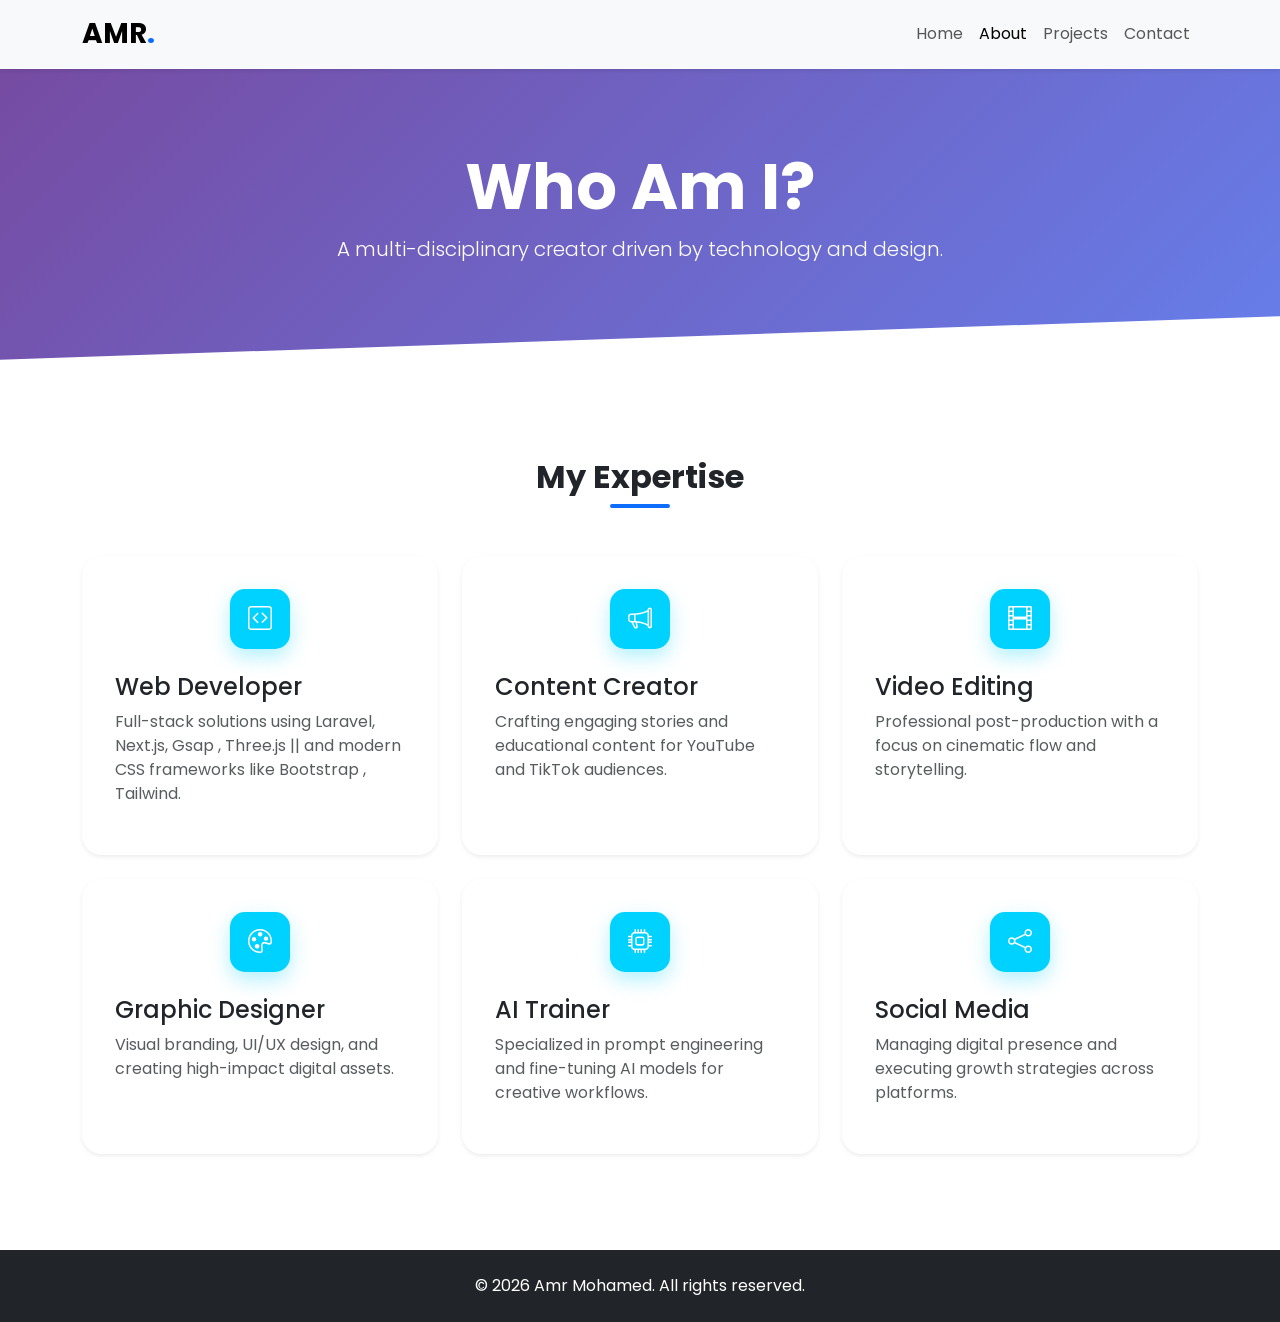
<file: about.html>
<!DOCTYPE html>
<html lang="en" data-bs-theme="light">
<head>
    <meta charset="UTF-8">
    <meta name="viewport" content="width=device-width, initial-scale=1.0">
    <title>About Me | Amr Mohamed</title>
   <link href="https://cdn.jsdelivr.net/npm/bootstrap@5.3.2/dist/css/bootstrap.min.css" rel="stylesheet">
    <link href="https://fonts.googleapis.com/css2?family=Poppins:wght@300;400;600;700&display=swap" rel="stylesheet">
    <link rel="stylesheet" href="https://cdn.jsdelivr.net/npm/bootstrap-icons@1.11.1/font/bootstrap-icons.css">
    <link rel="stylesheet" href="style.css">
    
    <style>
        body { font-family: 'Poppins', sans-serif; transition: 0.4s; }
        .about-header {
            background: linear-gradient(135deg, #764ba2 0%, #667eea 100%);
            color: white;
            padding: 80px 0;
            clip-path: polygon(0 0, 100% 0, 100% 85%, 0% 100%);
        }
        .skill-card {
            background: rgba(255, 255, 255, 0.05);
            backdrop-filter: blur(10px);
            border: 1px solid rgba(255, 255, 255, 0.1);
            border-radius: 20px;
            transition: all 0.3s ease;
            padding: 2rem;
            height: 100%;
        }
        .skill-card:hover {
            transform: translateY(-10px);
            background: rgba(0, 210, 255, 0.1);
            border-color: #00d2ff;
        }
        .icon-box {
            width: 60px;
            height: 60px;
            background: #00d2ff;
            color: white;
            display: flex;
            align-items: center;
            justify-content: center;
            border-radius: 15px;
            margin-bottom: 1.5rem;
            font-size: 1.5rem;
        }
        [data-bs-theme="dark"] .skill-card { background: rgba(255, 255, 255, 0.03); }
    </style> 
</head>
<body>

    <nav class="navbar navbar-expand-lg sticky-top bg-body-tertiary shadow-sm">
        <div class="container">
            <a class="navbar-brand fw-bold fs-3" href="index.html">AMR<span class="text-primary">.</span></a>
            <div class="collapse navbar-collapse" id="navbarNav">
                <ul class="navbar-nav ms-auto">
                    <li class="nav-item"><a class="nav-link" href="index.html">Home</a></li>
                    <li class="nav-item"><a class="nav-link active" href="about.html">About</a></li>
                    <li class="nav-item"><a class="nav-link" href="projects.html">Projects</a></li>
                    <li class="nav-item"><a class="nav-link" href="contact.html">Contact</a></li>
                </ul>
            </div>
        </div>
    </nav>

    <header class="about-header text-center">
        <div class="container">
            <h1 class="display-3 fw-bold">Who Am I?</h1>
            <p class="lead">A multi-disciplinary creator driven by technology and design.</p>
        </div>
    </header>

    <section class="container my-5 py-5">
        <div class="text-center mb-5">
            <h2 class="fw-bold">My Expertise</h2>
            <div class="mx-auto bg-primary" style="height: 4px; width: 60px; border-radius: 2px;"></div>
        </div>

        <div class="row g-4">
            <div class="col-md-4">
                <div class="skill-card shadow-sm">
                    <div class="icon-box"><i class="bi bi-code-square"></i></div>
                    <h4>Web Developer</h4>
                    <p class="text-muted">Full-stack solutions using Laravel, Next.js, Gsap , Three.js || and modern CSS frameworks like Bootstrap , Tailwind.</p>
                </div>
            </div>

            <div class="col-md-4">
                <div class="skill-card shadow-sm">
                    <div class="icon-box"><i class="bi bi-megaphone"></i></div>
                    <h4>Content Creator</h4>
                    <p class="text-muted">Crafting engaging stories and educational content for YouTube and TikTok audiences.</p>
                </div>
            </div>

            <div class="col-md-4">
                <div class="skill-card shadow-sm">
                    <div class="icon-box"><i class="bi bi-film"></i></div>
                    <h4>Video Editing</h4>
                    <p class="text-muted">Professional post-production with a focus on cinematic flow and storytelling.</p>
                </div>
            </div>

            <div class="col-md-4">
                <div class="skill-card shadow-sm">
                    <div class="icon-box"><i class="bi bi-palette"></i></div>
                    <h4>Graphic Designer</h4>
                    <p class="text-muted">Visual branding, UI/UX design, and creating high-impact digital assets.</p>
                </div>
            </div>

            <div class="col-md-4">
                <div class="skill-card shadow-sm">
                    <div class="icon-box"><i class="bi bi-cpu"></i></div>
                    <h4>AI Trainer</h4>
                    <p class="text-muted">Specialized in prompt engineering and fine-tuning AI models for creative workflows.</p>
                </div>
            </div>

            <div class="col-md-4">
                <div class="skill-card shadow-sm">
                    <div class="icon-box"><i class="bi bi-share"></i></div>
                    <h4>Social Media</h4>
                    <p class="text-muted">Managing digital presence and executing growth strategies across platforms.</p>
                </div>
            </div>
        </div>
    </section>

    <footer class="bg-dark text-white py-4 mt-5">
        <div class="container text-center">
            <p class="mb-0">© 2026 Amr Mohamed. All rights reserved.</p>
        </div>
    </footer>

    <script>
        
        const savedTheme = localStorage.getItem('theme') || 'light';
        document.documentElement.setAttribute('data-bs-theme', savedTheme);
    </script>
    <script src="./js/bootstrap.bundle.min.js"></script>
</body>
</html>
</file>
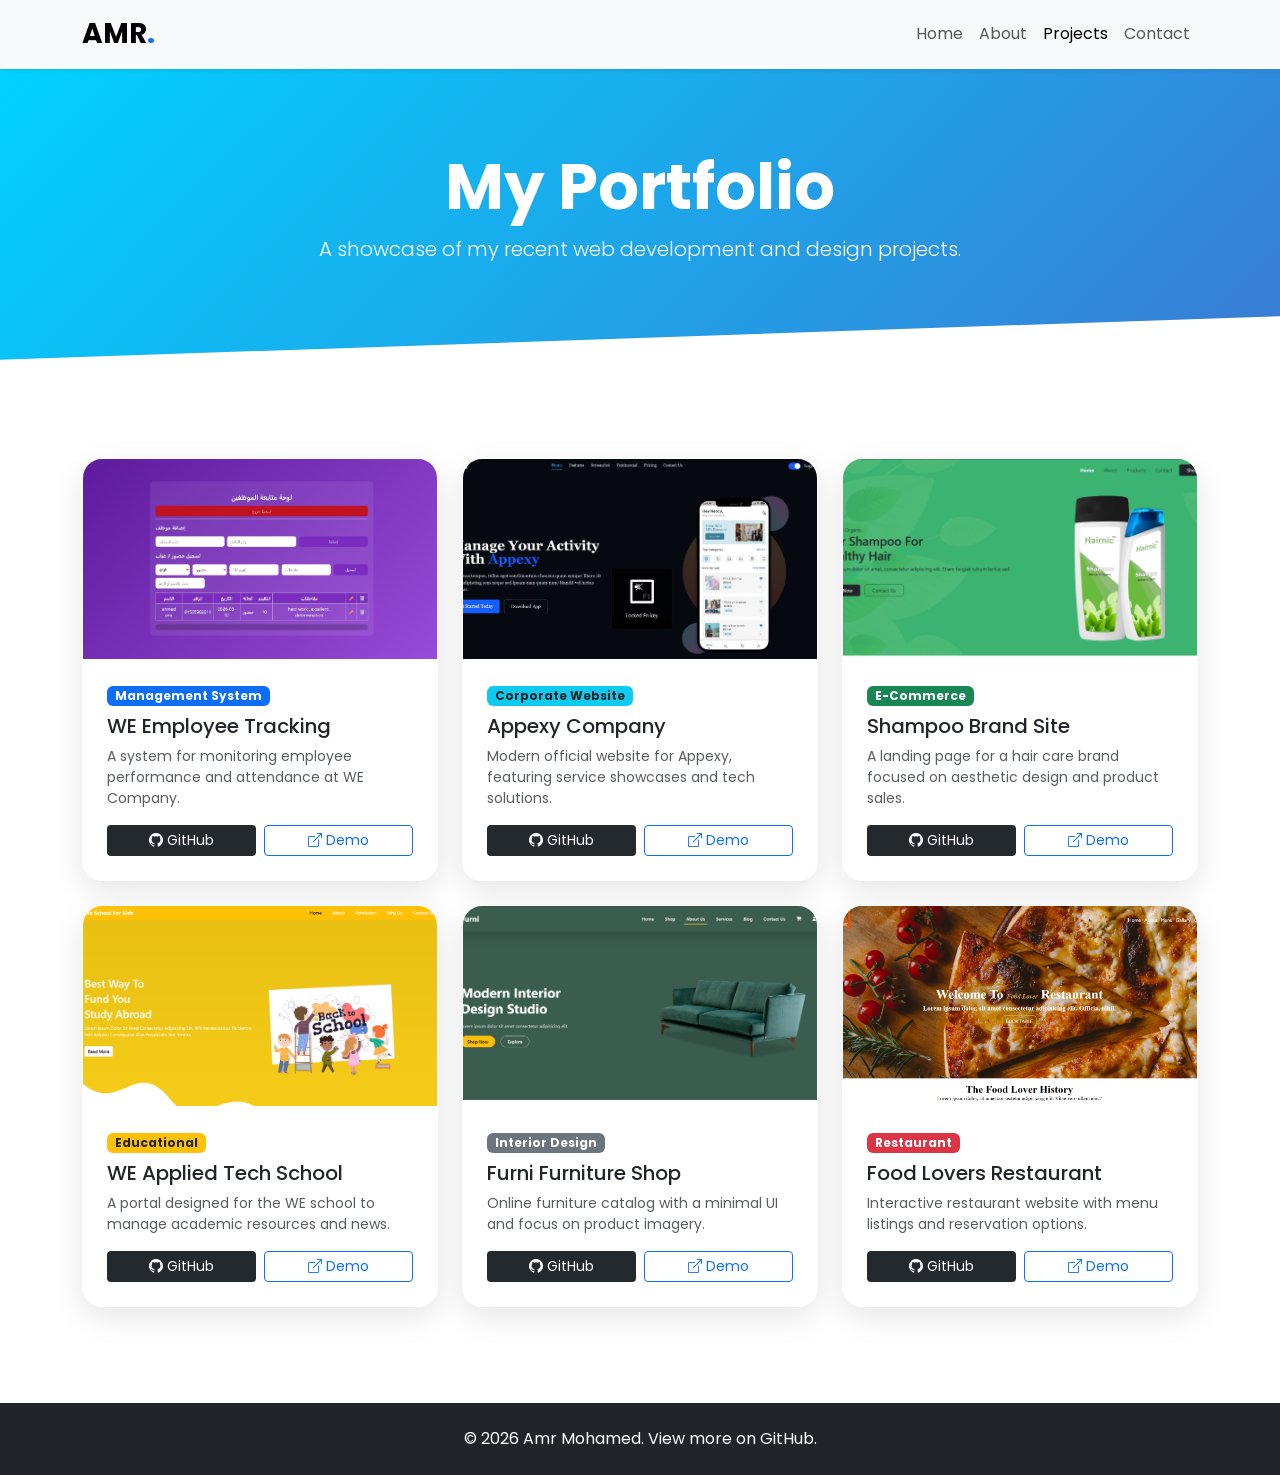
<file: projects.html>
<!DOCTYPE html>
<html lang="en" data-bs-theme="light">

<head>
    <meta charset="UTF-8">
    <meta name="viewport" content="width=device-width, initial-scale=1.0">
    <title>My Projects | Amr Mohamed</title>
    <link href="https://cdn.jsdelivr.net/npm/bootstrap@5.3.2/dist/css/bootstrap.min.css" rel="stylesheet">
    <link href="https://fonts.googleapis.com/css2?family=Poppins:wght@300;400;600;700&display=swap" rel="stylesheet">
    <link rel="stylesheet" href="https://cdn.jsdelivr.net/npm/bootstrap-icons@1.11.1/font/bootstrap-icons.css">
    <link rel="stylesheet" href="style.css">

    <style>
        body {
            font-family: 'Poppins', sans-serif;
            transition: 0.4s;
        }

        .projects-header {
            background: linear-gradient(135deg, #00d2ff 0%, #3a7bd5 100%);
            color: white;
            padding: 80px 0;
            clip-path: polygon(0 0, 100% 0, 100% 85%, 0% 100%);
        }

        .project-card {
            border: none;
            border-radius: 20px;
            overflow: hidden;
            transition: all 0.4s ease;
            background: var(--bs-body-bg);
            box-shadow: 0 10px 30px rgba(0, 0, 0, 0.1);
        }

        .project-card:hover {
            transform: translateY(-12px);
            box-shadow: 0 15px 45px rgba(0, 210, 255, 0.2);
        }

        .project-img-container {
            position: relative;
            overflow: hidden;
            height: 200px;
        }

        .project-img-container img {
            width: 100%;
            height: 100%;
            object-fit: cover;
            transition: 0.5s;
        }

        .project-card:hover img {
            transform: scale(1.1);
        }

        .btn-github {
            background-color: #24292e;
            color: white;
        }

        .btn-github:hover {
            background-color: #000;
            color: white;
        }
    </style>
</head>

<body>

    <nav class="navbar navbar-expand-lg sticky-top bg-body-tertiary shadow-sm">
        <div class="container">
            <a class="navbar-brand fw-bold fs-3" href="index.html">AMR<span class="text-primary">.</span></a>
            <div class="collapse navbar-collapse" id="navbarNav">
                <ul class="navbar-nav ms-auto">
                    <li class="nav-item"><a class="nav-link" href="index.html">Home</a></li>
                    <li class="nav-item"><a class="nav-link" href="about.html">About</a></li>
                    <li class="nav-item"><a class="nav-link active" href="projects.html">Projects</a></li>
                    <li class="nav-item"><a class="nav-link" href="contact.html">Contact</a></li>
                </ul>
            </div>
        </div>
    </nav>

    <header class="projects-header text-center">
        <div class="container">
            <h1 class="display-3 fw-bold">My Portfolio</h1>
            <p class="lead">A showcase of my recent web development and design projects.</p>
        </div>
    </header>

    <section class="container my-5 py-5">
        <div class="row g-4">

            <div class="col-md-4">
                <div class="project-card h-100">
                    <div class="project-img-container">
                        <img src="./images/WE.png" alt="WE Tracking">
                    </div>
                    <div class="card-body p-4">
                        <span class="badge bg-primary mb-2">Management System</span>
                        <h5>WE Employee Tracking</h5>
                        <p class="text-muted small">A system for monitoring employee performance and attendance at WE
                            Company.</p>
                        <div class="d-flex gap-2 mt-3">
                            <a href="https://github.com/magico-777/WE" target="_blank" class="btn btn-github btn-sm w-100"><i class="bi bi-github"></i> GitHub</a>
                            <a href="https://magico-777.github.io/WE/" target="_blank" class="btn btn-outline-primary btn-sm w-100"><i
                                    class="bi bi-box-arrow-up-right"></i> Demo</a>
                        </div>
                    </div>
                </div>
            </div>

            <div class="col-md-4">
                <div class="project-card h-100">
                    <div class="project-img-container">
                        <img src="./images/appexy.png" alt="Appexy">
                    </div>
                    <div class="card-body p-4">
                        <span class="badge bg-info text-dark mb-2">Corporate Website</span>
                        <h5>Appexy Company</h5>
                        <p class="text-muted small">Modern official website for Appexy, featuring service showcases and
                            tech solutions.</p>
                        <div class="d-flex gap-2 mt-3">
                            <a href="https://github.com/magico-777/Appexy-" class="btn btn-github btn-sm w-100"><i class="bi bi-github"></i> GitHub</a>
                            <a href="https://magico-777.github.io/Appexy-/" class="btn btn-outline-primary btn-sm w-100"><i
                                    class="bi bi-box-arrow-up-right"></i> Demo</a>
                        </div>
                    </div>
                </div>
            </div>

            <div class="col-md-4">
                <div class="project-card h-100">
                    <div class="project-img-container">
                        <img src="./images/shampoo.png" alt="Shampoo Brand">
                    </div>
                    <div class="card-body p-4">
                        <span class="badge bg-success mb-2">E-Commerce</span>
                        <h5>Shampoo Brand Site</h5>
                        <p class="text-muted small">A landing page for a hair care brand focused on aesthetic design and
                            product sales.</p>
                        <div class="d-flex gap-2 mt-3">
                            <a href="https://github.com/magico-777/Hairnic-Shampoo" class="btn btn-github btn-sm w-100"><i class="bi bi-github"></i> GitHub</a>
                            <a href="https://magico-777.github.io/Hairnic-Shampoo/" class="btn btn-outline-primary btn-sm w-100"><i
                                    class="bi bi-box-arrow-up-right"></i> Demo</a>
                        </div>
                    </div>
                </div>
            </div>

            <div class="col-md-4">
                <div class="project-card h-100">
                    <div class="project-img-container">
                        <img src="./images/school.png" alt="WE School">
                    </div>
                    <div class="card-body p-4">
                        <span class="badge bg-warning text-dark mb-2">Educational</span>
                        <h5>WE Applied Tech School</h5>
                        <p class="text-muted small">A portal designed for the WE school to manage academic resources and
                            news.</p>
                        <div class="d-flex gap-2 mt-3">
                            <a href="https://github.com/magico-777/WE-School-" class="btn btn-github btn-sm w-100"><i class="bi bi-github"></i> GitHub</a>
                            <a href="https://magico-777.github.io/WE-School-/" class="btn btn-outline-primary btn-sm w-100"><i
                                    class="bi bi-box-arrow-up-right"></i> Demo</a>
                        </div>
                    </div>
                </div>
            </div>

            <div class="col-md-4">
                <div class="project-card h-100">
                    <div class="project-img-container">
                        <img src="./images/Furni.png" alt="Furni Furniture">
                    </div>
                    <div class="card-body p-4">
                        <span class="badge bg-secondary mb-2">Interior Design</span>
                        <h5>Furni Furniture Shop</h5>
                        <p class="text-muted small">Online furniture catalog with a minimal UI and focus on product
                            imagery.</p>
                        <div class="d-flex gap-2 mt-3">
                            <a href="https://github.com/magico-777/Furni" class="btn btn-github btn-sm w-100"><i class="bi bi-github"></i> GitHub</a>
                            <a href="https://magico-777.github.io/Furni/" class="btn btn-outline-primary btn-sm w-100"><i
                                    class="bi bi-box-arrow-up-right"></i> Demo</a>
                        </div>
                    </div>
                </div>
            </div>

            <div class="col-md-4">
                <div class="project-card h-100">
                    <div class="project-img-container">
                        <img src="./images/food.png" alt="Food Lovers">
                    </div>
                    <div class="card-body p-4">
                        <span class="badge bg-danger mb-2">Restaurant</span>
                        <h5>Food Lovers Restaurant</h5>
                        <p class="text-muted small">Interactive restaurant website with menu listings and reservation
                            options.</p>
                        <div class="d-flex gap-2 mt-3">
                            <a href="https://github.com/magico-777/Project-On-site-2" class="btn btn-github btn-sm w-100"><i class="bi bi-github"></i> GitHub</a>
                            <a href="https://magico-777.github.io/Project-On-site-2/" class="btn btn-outline-primary btn-sm w-100"><i
                                    class="bi bi-box-arrow-up-right"></i> Demo</a>
                        </div>
                    </div>
                </div>
            </div>

        </div>
    </section>

    <footer class="bg-dark text-white py-4 mt-5">
        <div class="container text-center">
            <p class="mb-0">© 2026 Amr Mohamed. View more on GitHub.</p>
        </div>
    </footer>

    <script>
        const savedTheme = localStorage.getItem('theme') || 'light';
        document.documentElement.setAttribute('data-bs-theme', savedTheme);
    </script>
  
</body>

</html>
</file>
<file: style.css>
:root {
    --glass-bg: rgba(255, 255, 255, 0.1);
    --glass-border: rgba(255, 255, 255, 0.2);
    --primary-accent: #00d2ff;
    --hero-gradient: linear-gradient(135deg, #667eea 0%, #764ba2 100%);
    --secondary-gradient: linear-gradient(135deg, #00d2ff 0%, #3a7bd5 100%);
    --contact-gradient: linear-gradient(135deg, #f093fb 0%, #f5576c 100%);
    --transition-speed: 0.4s;
}

/* Dark Mode Variables Override */
[data-bs-theme="dark"] {
    --glass-bg: rgba(0, 0, 0, 0.2);
    --glass-border: rgba(255, 255, 255, 0.1);
}

body {
    font-family: 'Poppins', sans-serif;
    transition: background var(--transition-speed), color var(--transition-speed);
    scroll-behavior: smooth;
    overflow-x: hidden;
    min-height: 100vh;
}

.navbar {
    backdrop-filter: blur(15px);
    -webkit-backdrop-filter: blur(15px);
    border-bottom: 1px solid var(--glass-border);
}

.glass-card,
.skill-card,
.project-card,
.contact-card {
    background: var(--glass-bg) !important;
    backdrop-filter: blur(10px);
    -webkit-backdrop-filter: blur(10px);
    border: 1px solid var(--glass-border) !important;
    border-radius: 20px;
    transition: transform 0.3s ease, box-shadow 0.3s ease;
}

#theme-toggle {
    cursor: pointer;
    font-size: 1.3rem;
    transition: 0.3s;
}

/* =========================================
        3. Header Sections (Hero, About, Projects)
   ========================================= */
.hero-section,
.about-header,
.projects-header,
.contact-header {
    padding: 100px 0;
    color: white;
    text-align: center;
    clip-path: polygon(0 0, 100% 0, 100% 88%, 0% 100%);
    margin-bottom: 50px;
}

.hero-section,
.about-header {
    background: var(--hero-gradient);
}

.projects-header {
    background: var(--secondary-gradient);
}

.contact-header {
    background: var(--contact-gradient);
}

/* Profile Photo Styling */
.hero-section img {
    border: 6px solid rgba(255, 255, 255, 0.2);
    box-shadow: 0 15px 35px rgba(0, 0, 0, 0.3);
    transition: 0.5s;
}

.hero-section img:hover {
    transform: rotate(5deg) scale(1.05);
}

/* =========================================
        Skills & Icons (About Page)
   ========================================= */
.icon-box {
    width: 65px;
    height: 65px;
    background: var(--primary-accent);
    color: white;
    display: flex;
    align-items: center;
    justify-content: center;
    border-radius: 18px;
    margin: 0 auto 1.5rem;
    font-size: 1.6rem;
    box-shadow: 0 8px 20px rgba(0, 210, 255, 0.3);
}

.skill-card:hover {
    transform: translateY(-10px);
    border-color: var(--primary-accent) !important;
}

.project-card {
    overflow: hidden;
    height: 100%;
}

.project-img-container {
    height: 200px;
    overflow: hidden;
}

.project-img-container img {
    width: 100%;
    height: 100%;
    object-fit: cover;
    transition: 0.6s ease;
}

.project-card:hover img {
    transform: scale(1.15);
}

.btn-github {
    background: #24292e;
    color: white;
}

.btn-github:hover {
    background: #000;
    color: white;
}

.info-item {
    display: flex;
    align-items: center;
    padding: 20px;
    margin-bottom: 20px;
    border-radius: 15px;
    text-decoration: none;
    color: inherit;
    background: var(--glass-bg);
    border: 1px solid var(--glass-border);
    transition: 0.3s;
}

.info-item:hover {
    background: rgba(0, 210, 255, 0.1);
    transform: translateX(10px);
    border-color: var(--primary-accent);
}

.icon-circle {
    width: 50px;
    height: 50px;
    border-radius: 50%;
    display: flex;
    align-items: center;
    justify-content: center;
    margin-right: 20px;
    color: white;
    font-size: 1.3rem;
}

.form-control {
    background: rgba(255, 255, 255, 0.05);
    border: 1px solid var(--glass-border);
    border-radius: 12px;
    padding: 12px;
    color: inherit;
}

.form-control:focus {
    background: rgba(255, 255, 255, 0.1);
    border-color: var(--primary-accent);
    box-shadow: 0 0 10px rgba(0, 210, 255, 0.2);
    color: inherit;
}

footer {
    background: #111;
    color: #888;
    padding: 40px 0;
    margin-top: 80px;
}
</file>
